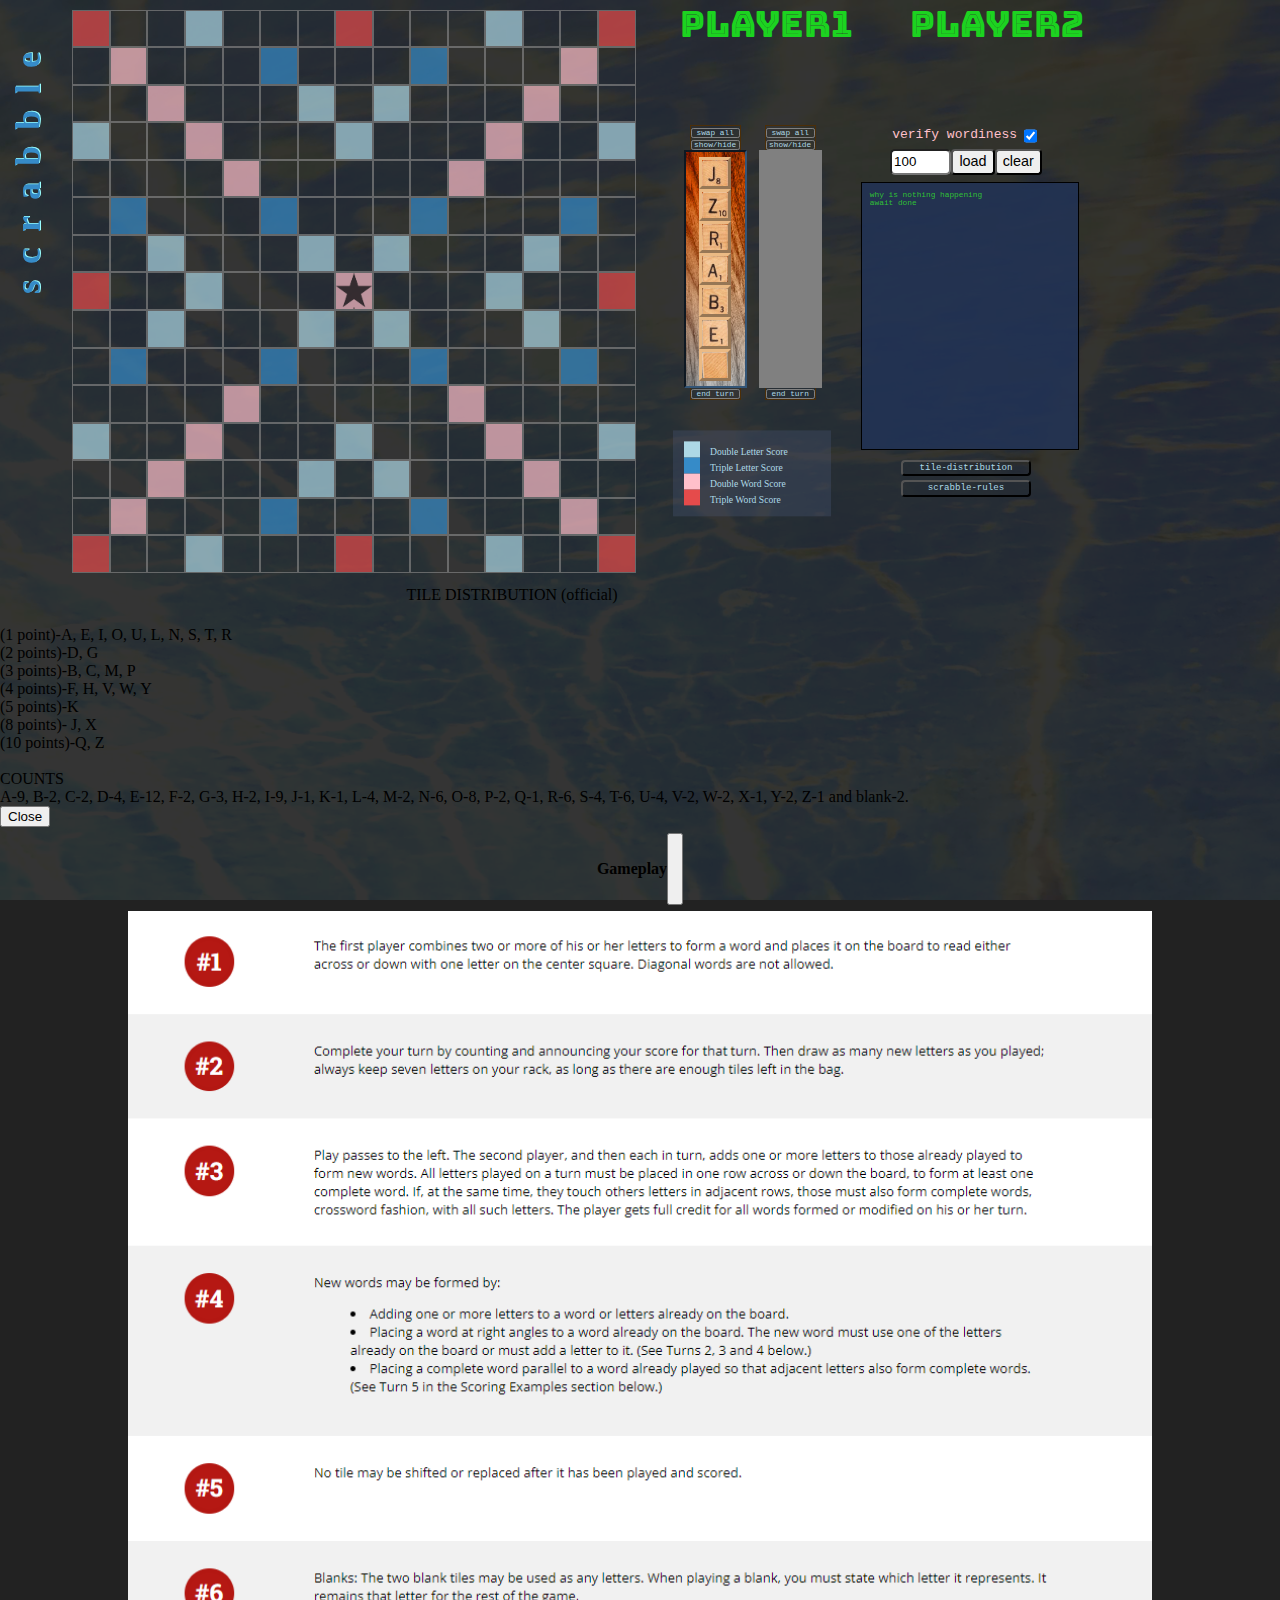
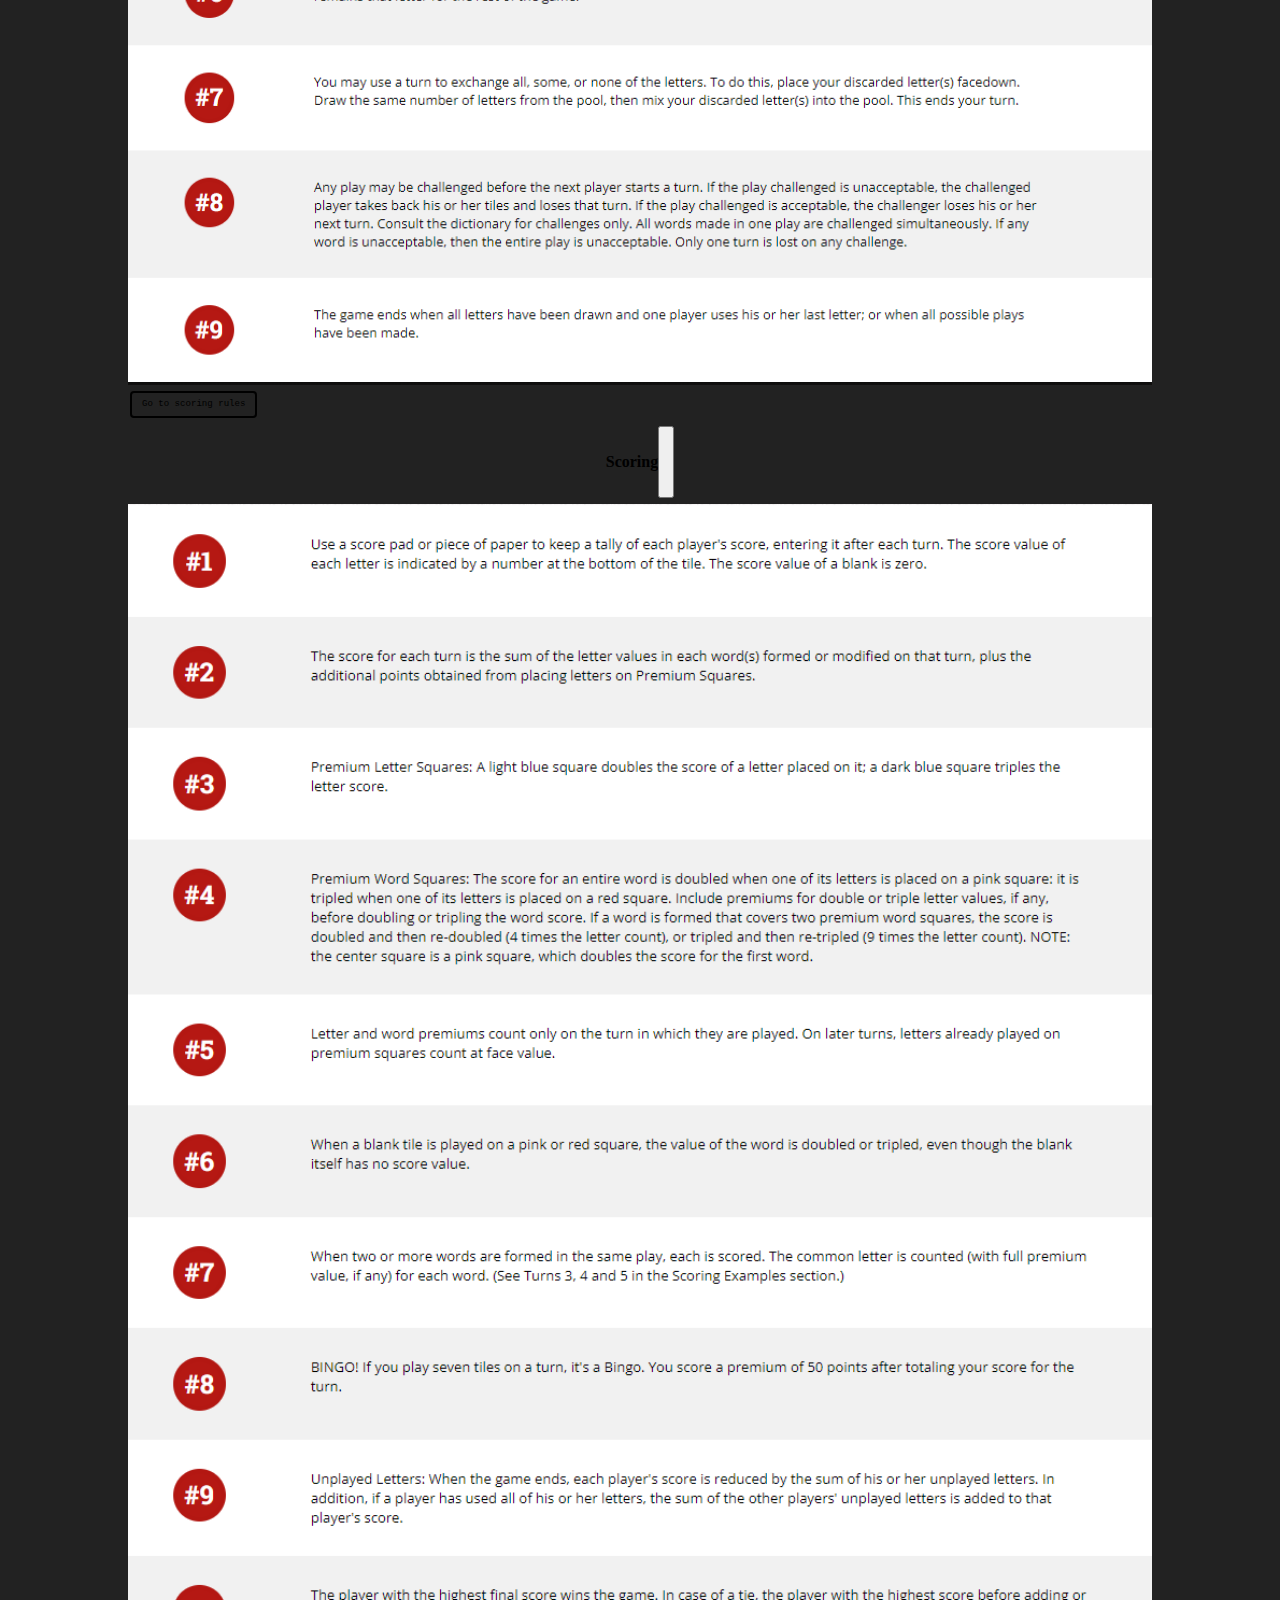
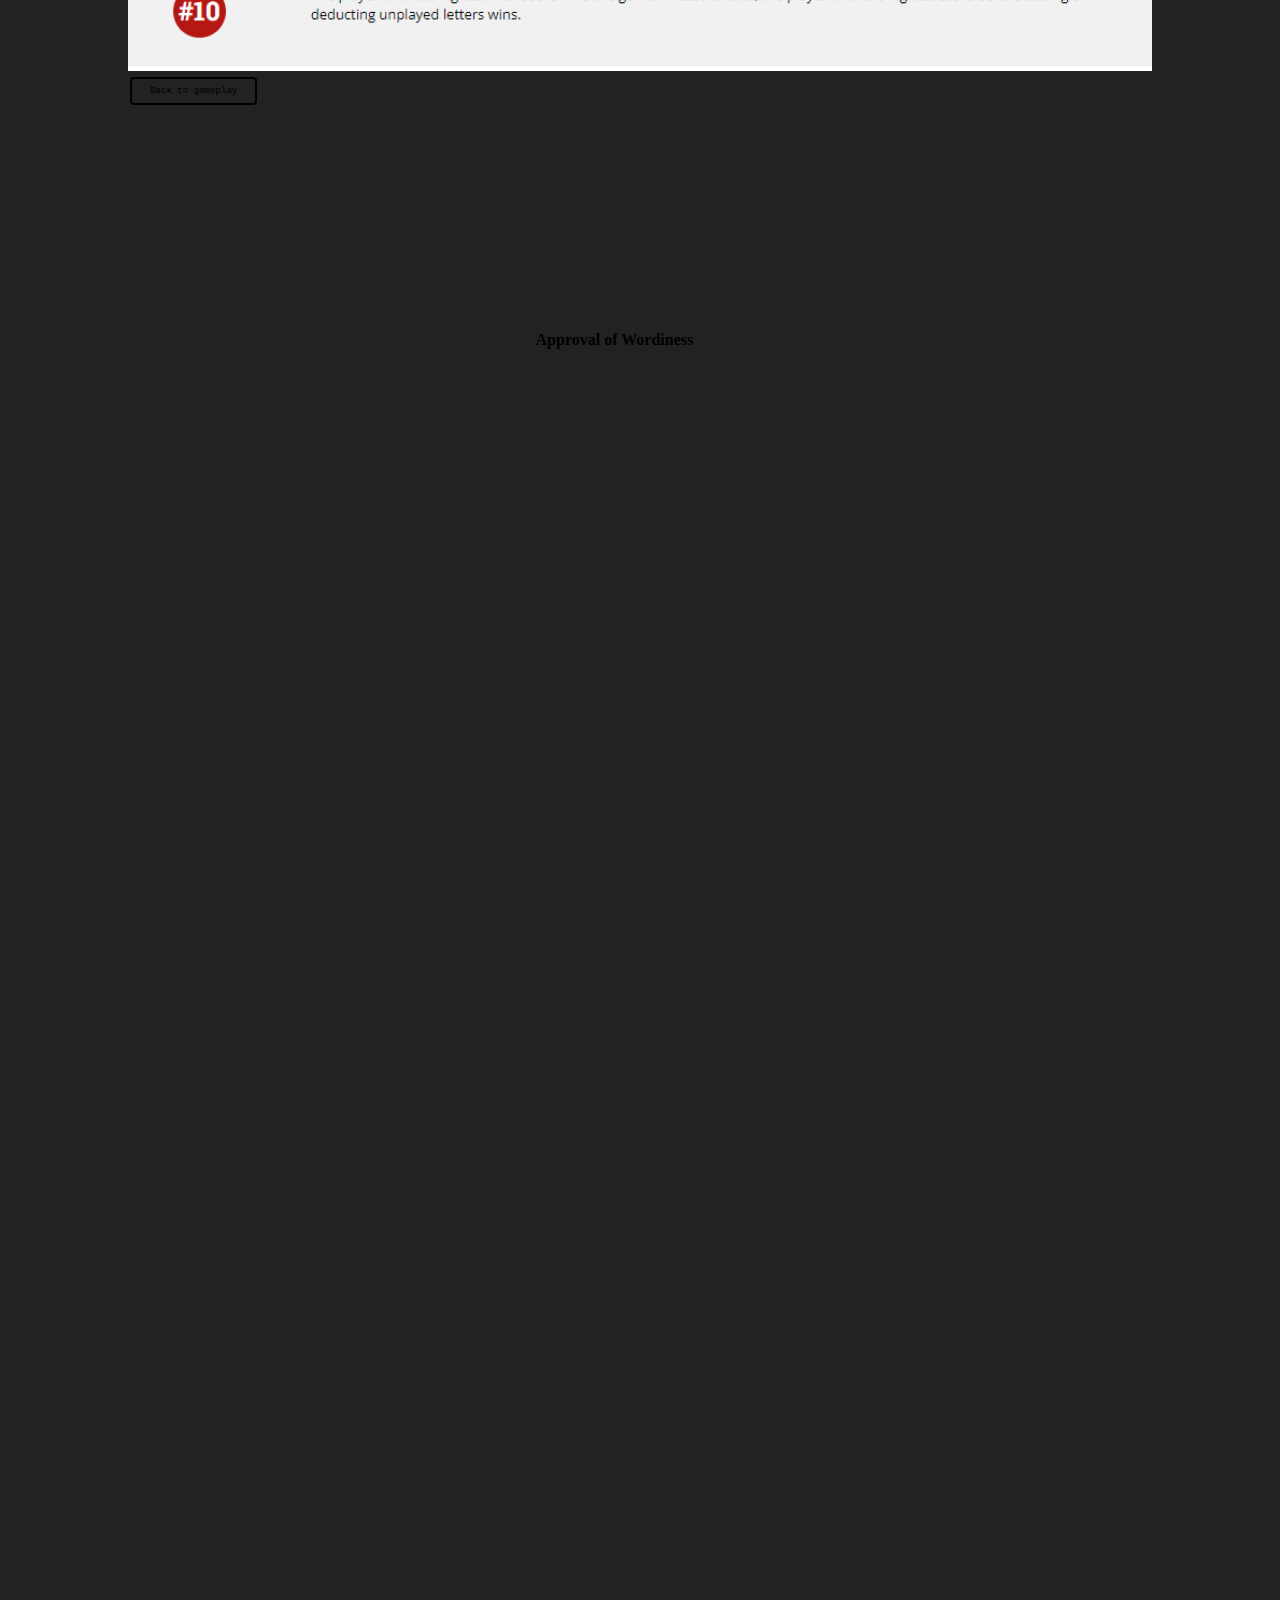
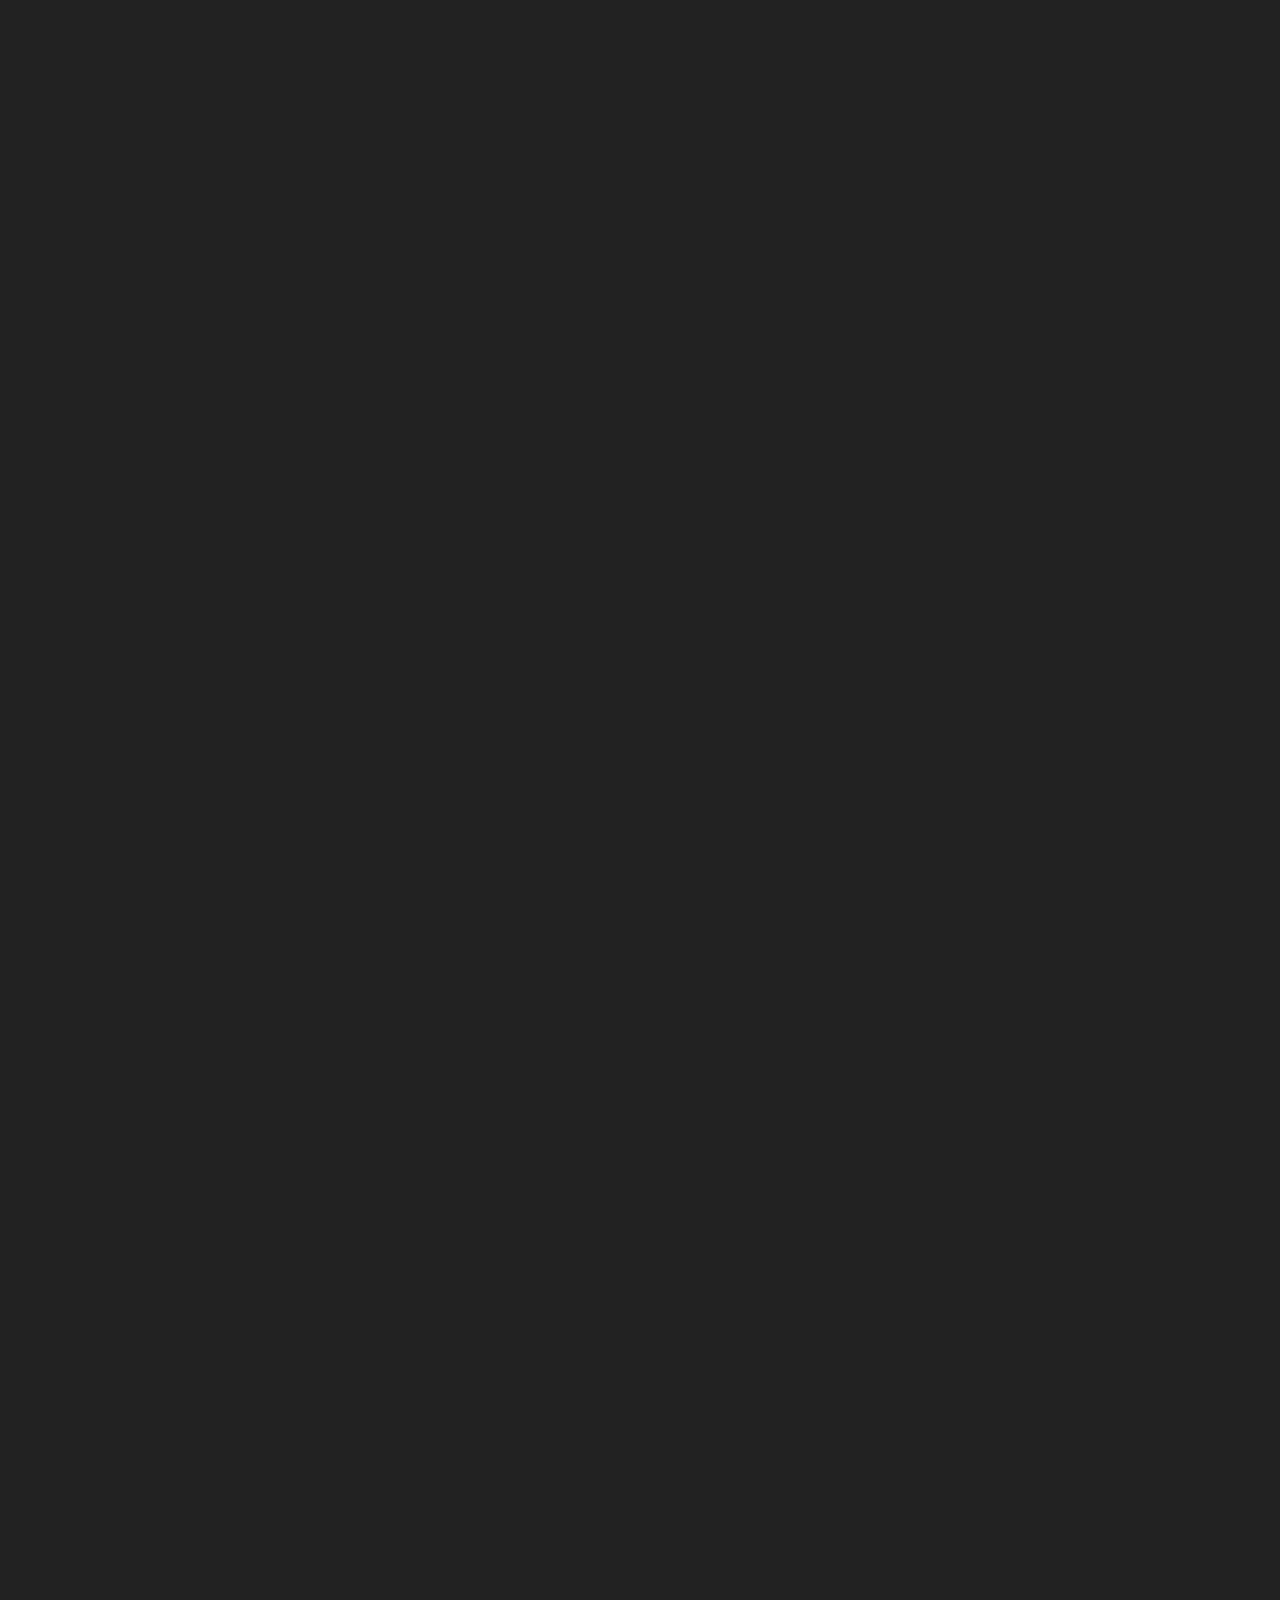
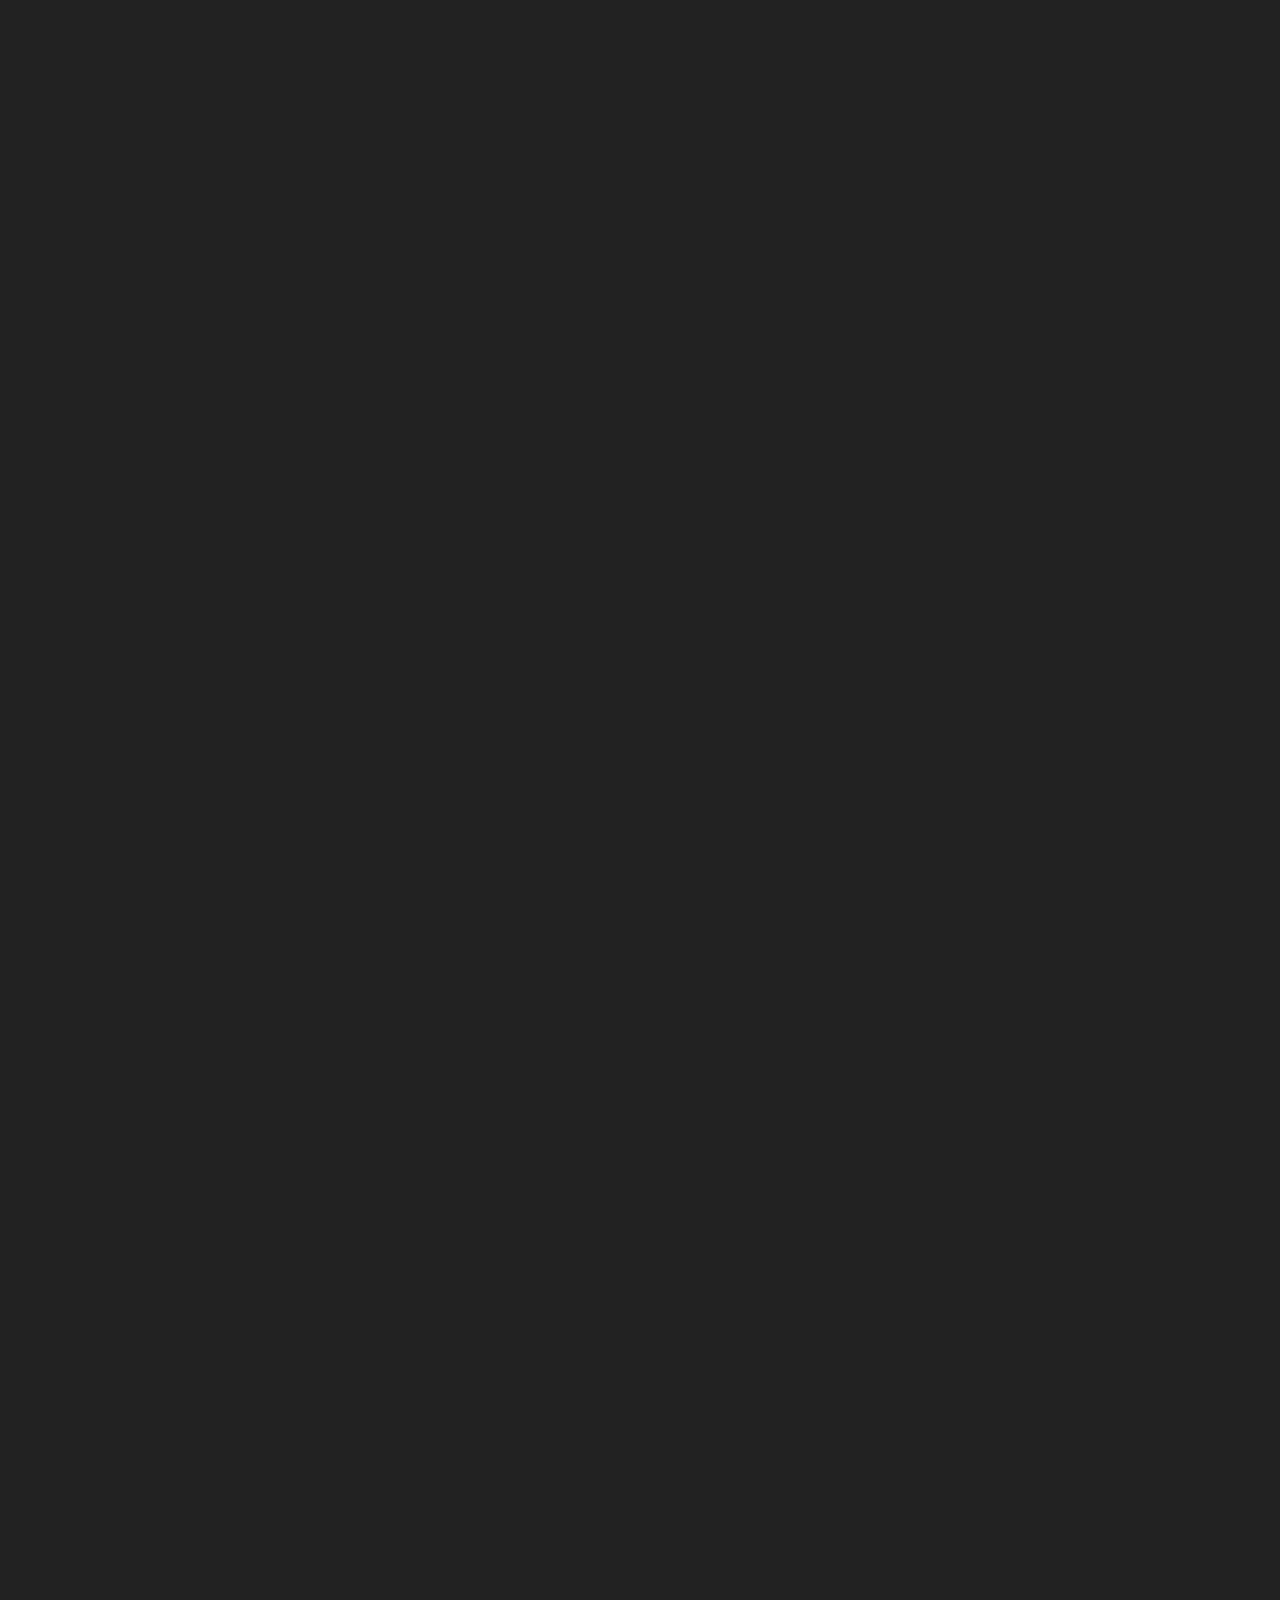
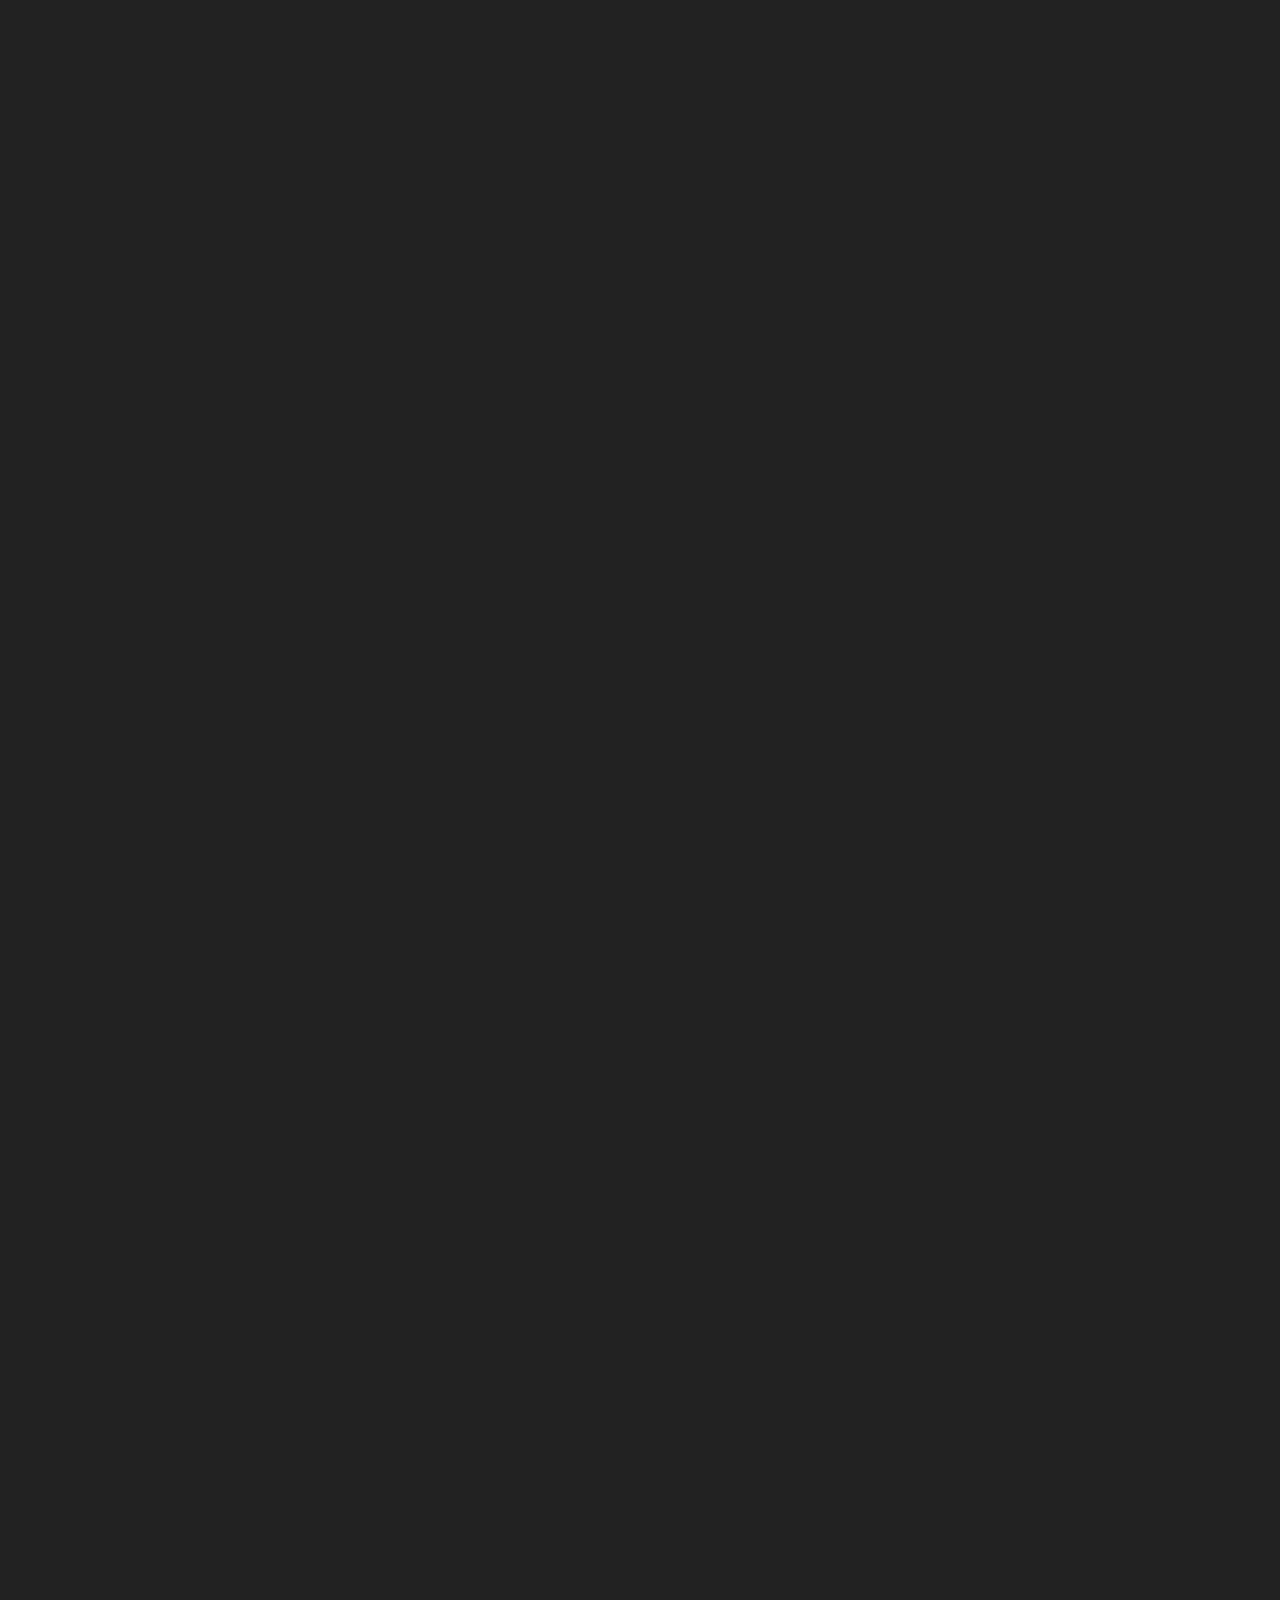
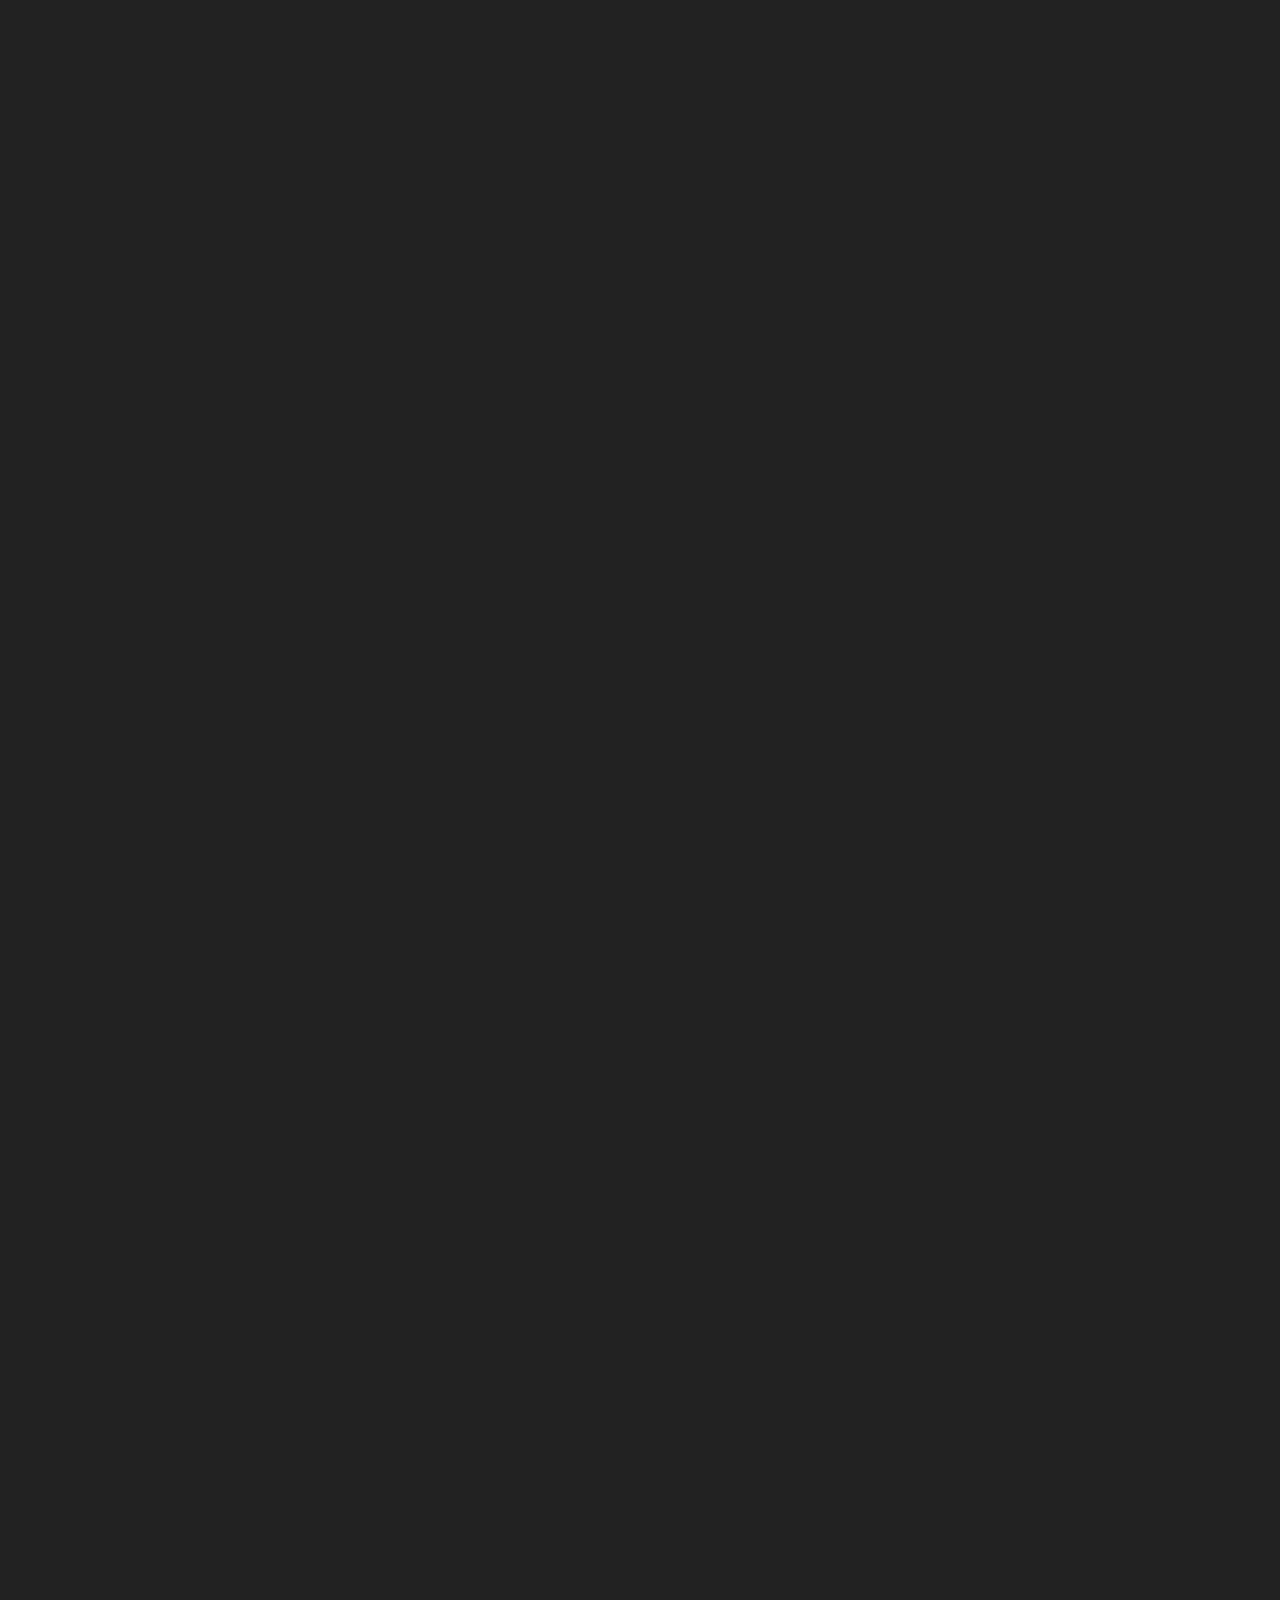
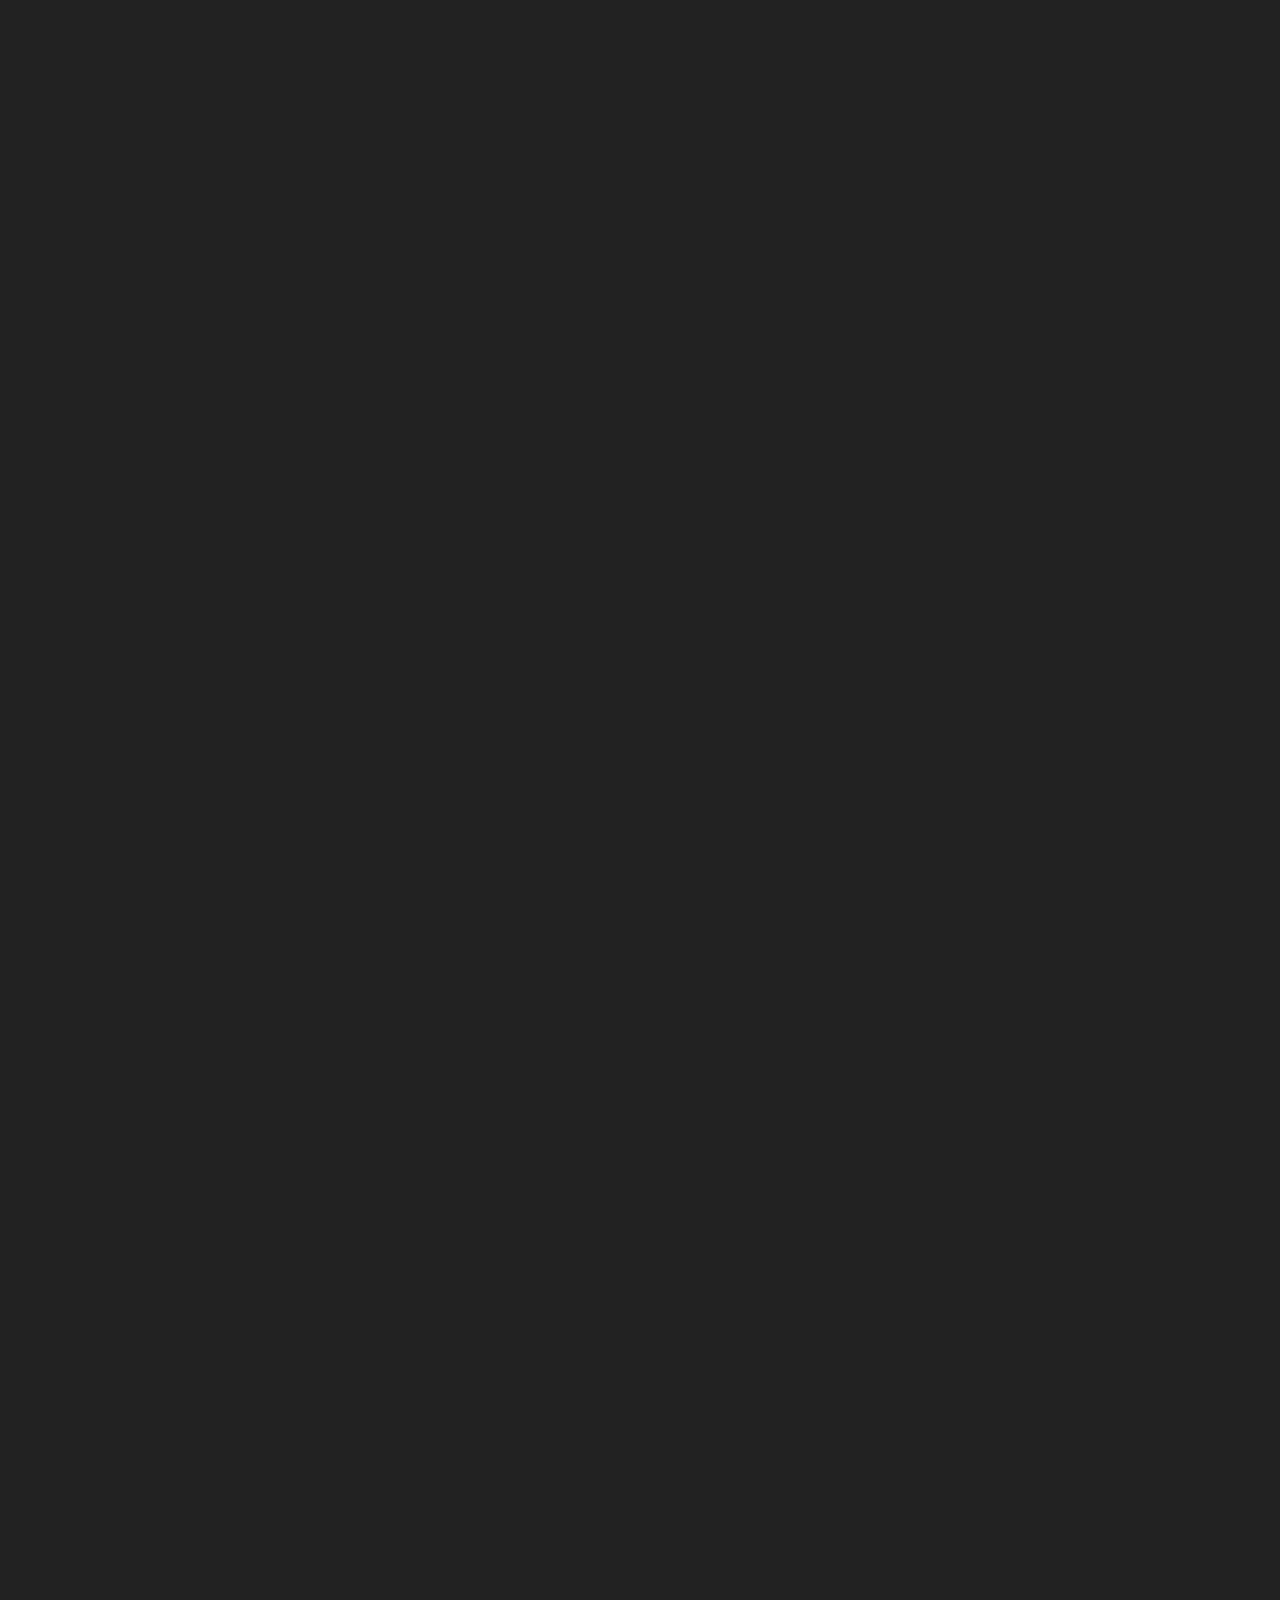
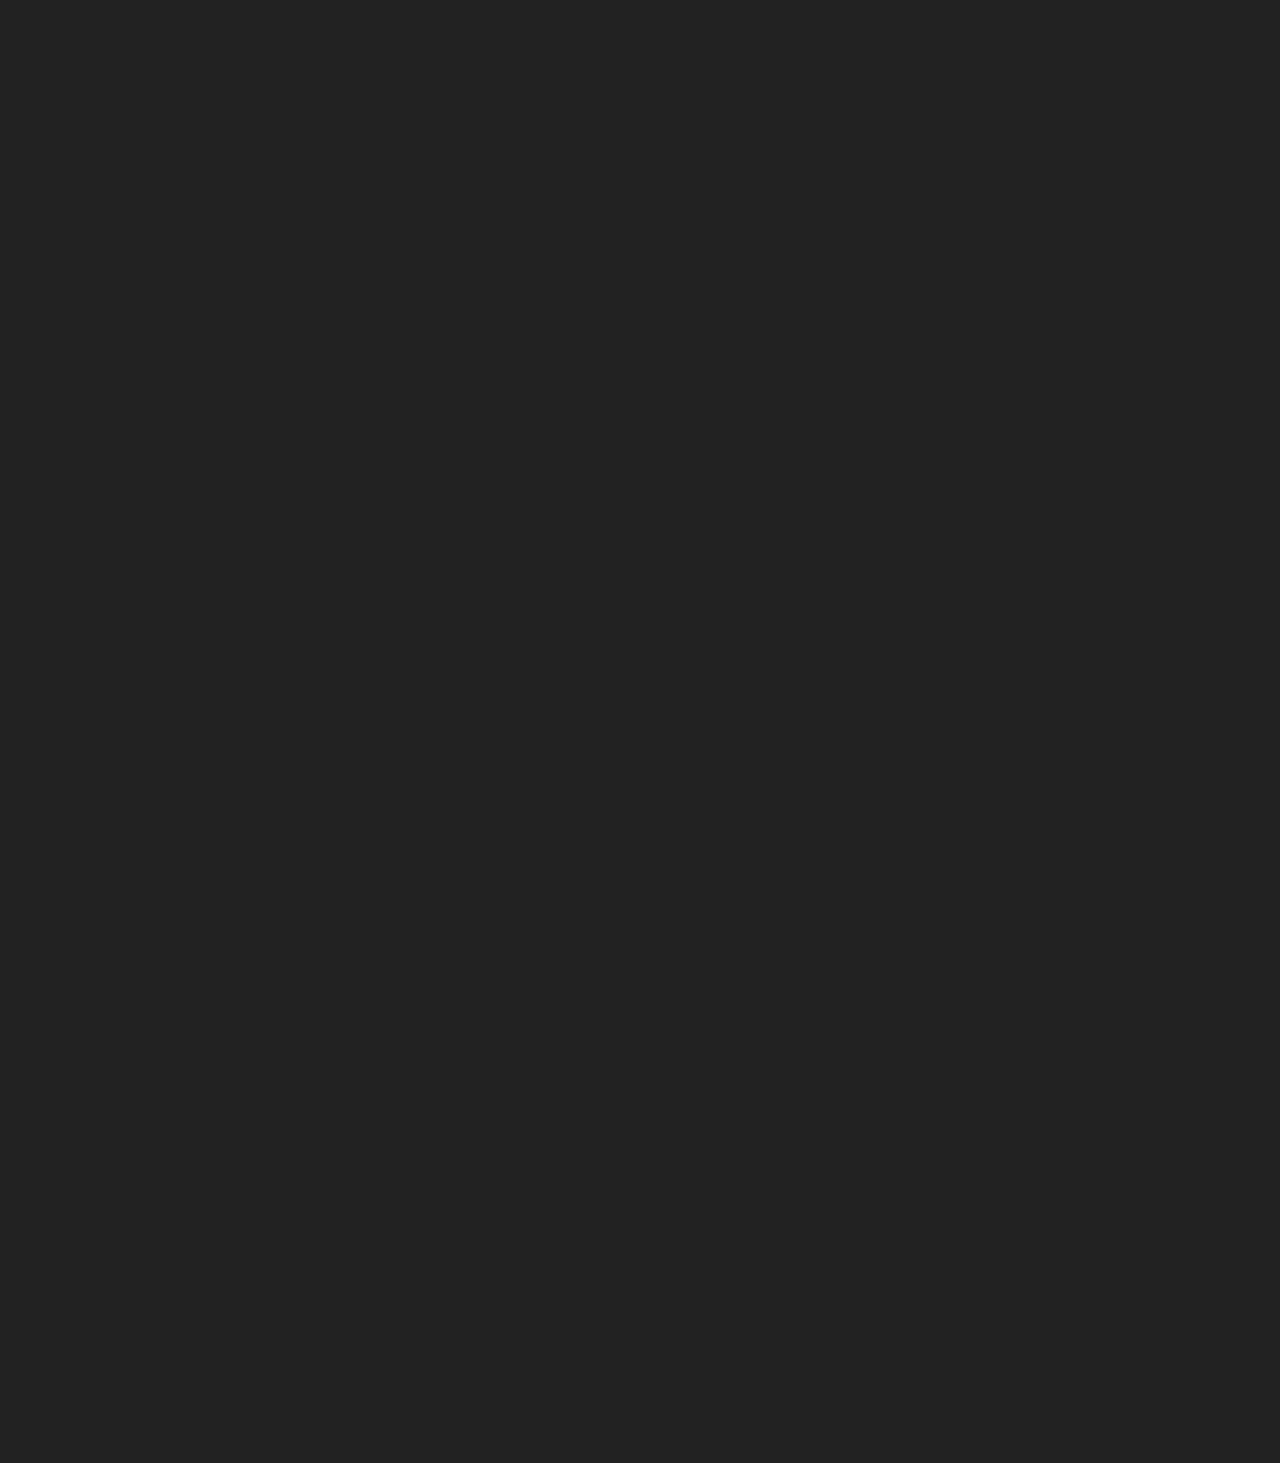
<file: index.html>
<!DOCTYPE html>

<html>
  <head>
    <meta charset="utf-8" />
    <meta http-equiv="X-UA-Compatible" content="IE=edge" />
    <title>scrabble</title>
    <meta name="description" content="" />
    <meta name="viewport" content="width=device-width, initial-scale=1" />
    <link
      href="https://cdn.jsdelivr.net/npm/bootstrap@5.2.0/dist/css/bootstrap.min.css"
      rel="stylesheet"
      integrity="sha384-gH2yIJqKdNHPEq0n4Mqa/HGKIhSkIHeL5AyhkYV8i59U5AR6csBvApHHNl/vI1Bx"
      crossorigin="anonymous"
    />
    <link rel="stylesheet" href="scrabble.css" />
  </head>

  <body>
    <div class="layout-wrapper">
      <!-- ============= BOARD SECTION ========== -->

      <div class="board-section">
        <h1 class="title">scrabble</h1>

        <div class="gameboard-container">
          <div class="spinner-border text-warning" role="status">
            <span class="visually-hidden">Loading...</span>
          </div>
          <div class="gameboard"></div>
        </div>
      </div>

      <!-- ============= DASH SECTION ========== -->
      <div class="dash-section">

        <!-- scoring-section -->
        <div class="scoring-section">
          <div class="scores-subsection">
            <span class="p1-score">PLAYER1</span>
            <span class="p2-score">PLAYER2</span>
          </div>
          <div class="last-play-section">
            <div class="last-play-words">
              <span class="last-word"></span>
              <span class="last-play"></span>
            </div>
            <!-- <div class="spacer"></div> -->
            <div class="last-play-points">
              <span class="last-points"></span>
            </div>
          </div>
        </div>

        <!-- game-container (trays, legend) (leftover name)-->
        <div class="game-container">
          <div class="tray-legend-container">
            <div class="trays-container">
              <div class="p1-tray-container">
                <button class="btn-p btn-p1-swap">swap all</button>
                <button class="btn-p btn-p1-toggle">show/hide</button>
                <div class="player1-tray"></div>
                <button class="btn-p btn-p1-end">end turn</button>
              </div>
              <div class="p2-tray-container">
                <button class="btn-p btn-p2-swap">swap all</button>
                <button class="btn-p btn-p2-toggle">show/hide</button>
                <div class="player2-tray"></div>
                <button class="btn-p btn-p2-end">end turn</button>
              </div>
            </div>

            <div class="legend">
              <div class="color-line">
                <div class="color-swatch tws-color"></div>
                <p class="color-text">Triple Word Score</p>
              </div>

              <div class="color-line">
                <div class="color-swatch dws-color"></div>
                <p class="color-text">Double Word Score</p>
              </div>

              <div class="color-line">
                <div class="color-swatch tls-color"></div>
                <p class="color-text">Triple Letter Score</p>
              </div>

              <div class="color-line">
                <div class="color-swatch dls-color"></div>
                <p class="color-text">Double Letter Score</p>
              </div>
            </div>
            <!-- end of legend -->
          </div>
          <!-- and trays-legend-container-->

          <div class="console-section">
            <div class="wordiness-container">
              <span class="wordiness-label">verify wordiness</span>
              <input type="checkbox" class="chk-wordiness" checked="true" />
            </div>

            <div class="free-words">
              <input
                type="number"
                class="free-word-count"
                max="1000"
                step="5"
                value="100"
                width="50px"
              />
              <button class="btn-free-words">load</button>
              <button class="btn-clear-console">clear</button>
            </div>
            <div class="console"></div>
            <button
              type="button"
              class="btn btn-primary btn-sm btn-mine"
              data-bs-toggle="modal"
              data-bs-target="#modalTilesDistro"
            >
              tile-distribution
            </button>
            <button
              type="button"
              class="btn btn-primary btn-sm btn-mine"
              data-bs-toggle="modal"
              data-bs-target="#modal-gameplay"
            >
              scrabble-rules
            </button>
          </div>
          <!-- end console-section -->
        </div>
        <!-- end of game-container -->
      </div>
      <!-- end of dash-section -->

      <!-- holders -- no display
       -->
      <div class="bag-of-tiles"></div>
      <div class="tiles-images"></div>

      <!-- BOOTSTRAP MODALS -->

      <!-- tiles modal -->
      <div
        class="modal fade"
        id="modalTilesDistro"
        tabindex="-1"
        role="dialog"
        aria-labelledby="exampleModalCenterTitle"
        aria-hidden="true"
      >
        <div class="modal-dialog modal-dialog-centered" role="document">
          <div class="modal-content">
            <div class="modal-header">
              <p class="modal-title" id="exampleModalLongTitle">
                TILE DISTRIBUTION (official)
              </p>
              <!-- <button
                type="button"
                class="close"
                data-dismiss="modal"
                aria-label="Close"
              >
                <span aria-hidden="true">&times;</span>
              </button> -->
            </div>
            <div class="modal-body">
              (1 point)-A, E, I, O, U, L, N, S, T, R
              <br />
              (2 points)-D, G
              <br />
              (3 points)-B, C, M, P
              <br />
              (4 points)-F, H, V, W, Y
              <br />
              (5 points)-K
              <br />
              (8 points)- J, X
              <br />
              (10 points)-Q, Z
              <br />
              <br />
              COUNTS
              <br />
              A-9, B-2, C-2, D-4, E-12, F-2, G-3, H-2, I-9, J-1, K-1, L-4, M-2,
              N-6, O-8, P-2, Q-1, R-6, S-4, T-6, U-4, V-2, W-2, X-1, Y-2, Z-1
              and blank-2.
            </div>
            <div class="modal-footer">
              <button
                type="button"
                class="btn btn-secondary"
                data-bs-dismiss="modal"
              >
                Close
              </button>
            </div>
          </div>
        </div>
      </div>

      <!-- rules modals: toggler -->
      <div
        class="modal fade"
        id="modal-gameplay"
        aria-hidden="true"
        aria-labelledby="exampleModalToggleLabel"
        tabindex="-1"
      >
        <div class="modal-dialog modal-dialog-scrollable">
          <div class="modal-content">
            <div class="modal-header">
              <h5 class="modal-title" id="exampleModalToggleLabel">Gameplay</h5>
              <button
                type="button"
                class="btn-close"
                data-bs-dismiss="modal"
                aria-label="Close"
              ></button>
            </div>
            <div class="modal-body">
              <img src="images/rules-gameplay.png" alt="gameplay png" />
            </div>
            <div class="modal-footer">
              <button
                class="btn btn-primary"
                data-bs-target="#modal-scoring"
                data-bs-toggle="modal"
              >
                Go to scoring rules
              </button>
            </div>
          </div>
        </div>
      </div>
      <div
        class="modal fade"
        id="modal-scoring"
        aria-hidden="true"
        aria-labelledby="exampleModalToggleLabel2"
        tabindex="-1"
      >
        <div class="modal-dialog modal-dialog-scrollable">
          <div class="modal-content">
            <div class="modal-header">
              <h5 class="modal-title" id="exampleModalToggleLabel2">Scoring</h5>
              <button
                type="button"
                class="btn-close"
                data-bs-dismiss="modal"
                aria-label="Close"
              ></button>
            </div>
            <div class="modal-body">
              <img src="images/rules-scoring.png" alt="scoring png" />
            </div>
            <div class="modal-footer">
              <button
                class="btn btn-primary"
                data-bs-target="#modal-gameplay"
                data-bs-toggle="modal"
              >
                Back to gameplay
              </button>
            </div>
          </div>
        </div>
      </div>

      <!-- ============= THE WORDINESS VALIDATION MODAL FORM =========== -->

      <!-- Modal HTML Markup -->
      <div id="wordinessForm" class="modal fade">
        <div class="modal-dialog modal-dialog-scrollable" role="document">
          <div class="modal-content">
            <div class="modal-header">
              <h1 class="modal-title">Approval of Wordiness</h1>
            </div>
            <div class="modal-body"></div>
          </div>
          <!-- /.modal-content -->
        </div>
        <!-- /.modal-dialog -->
      </div>
      <!-- /.modal -->

      <!-- ============= THE WORDINESS VALIDATION MODAL FORM ENDS =========== -->

      <!-- END BOOTSTRAP MODALS -->
    </div>

    <script
      src="https://cdn.jsdelivr.net/npm/bootstrap@5.2.0/dist/js/bootstrap.bundle.min.js"
      integrity="sha384-A3rJD856KowSb7dwlZdYEkO39Gagi7vIsF0jrRAoQmDKKtQBHUuLZ9AsSv4jD4Xa"
      crossorigin="anonymous"
    ></script>
    <script src="./scrabble.js" type="module"></script>
  </body>
</html>
</file>
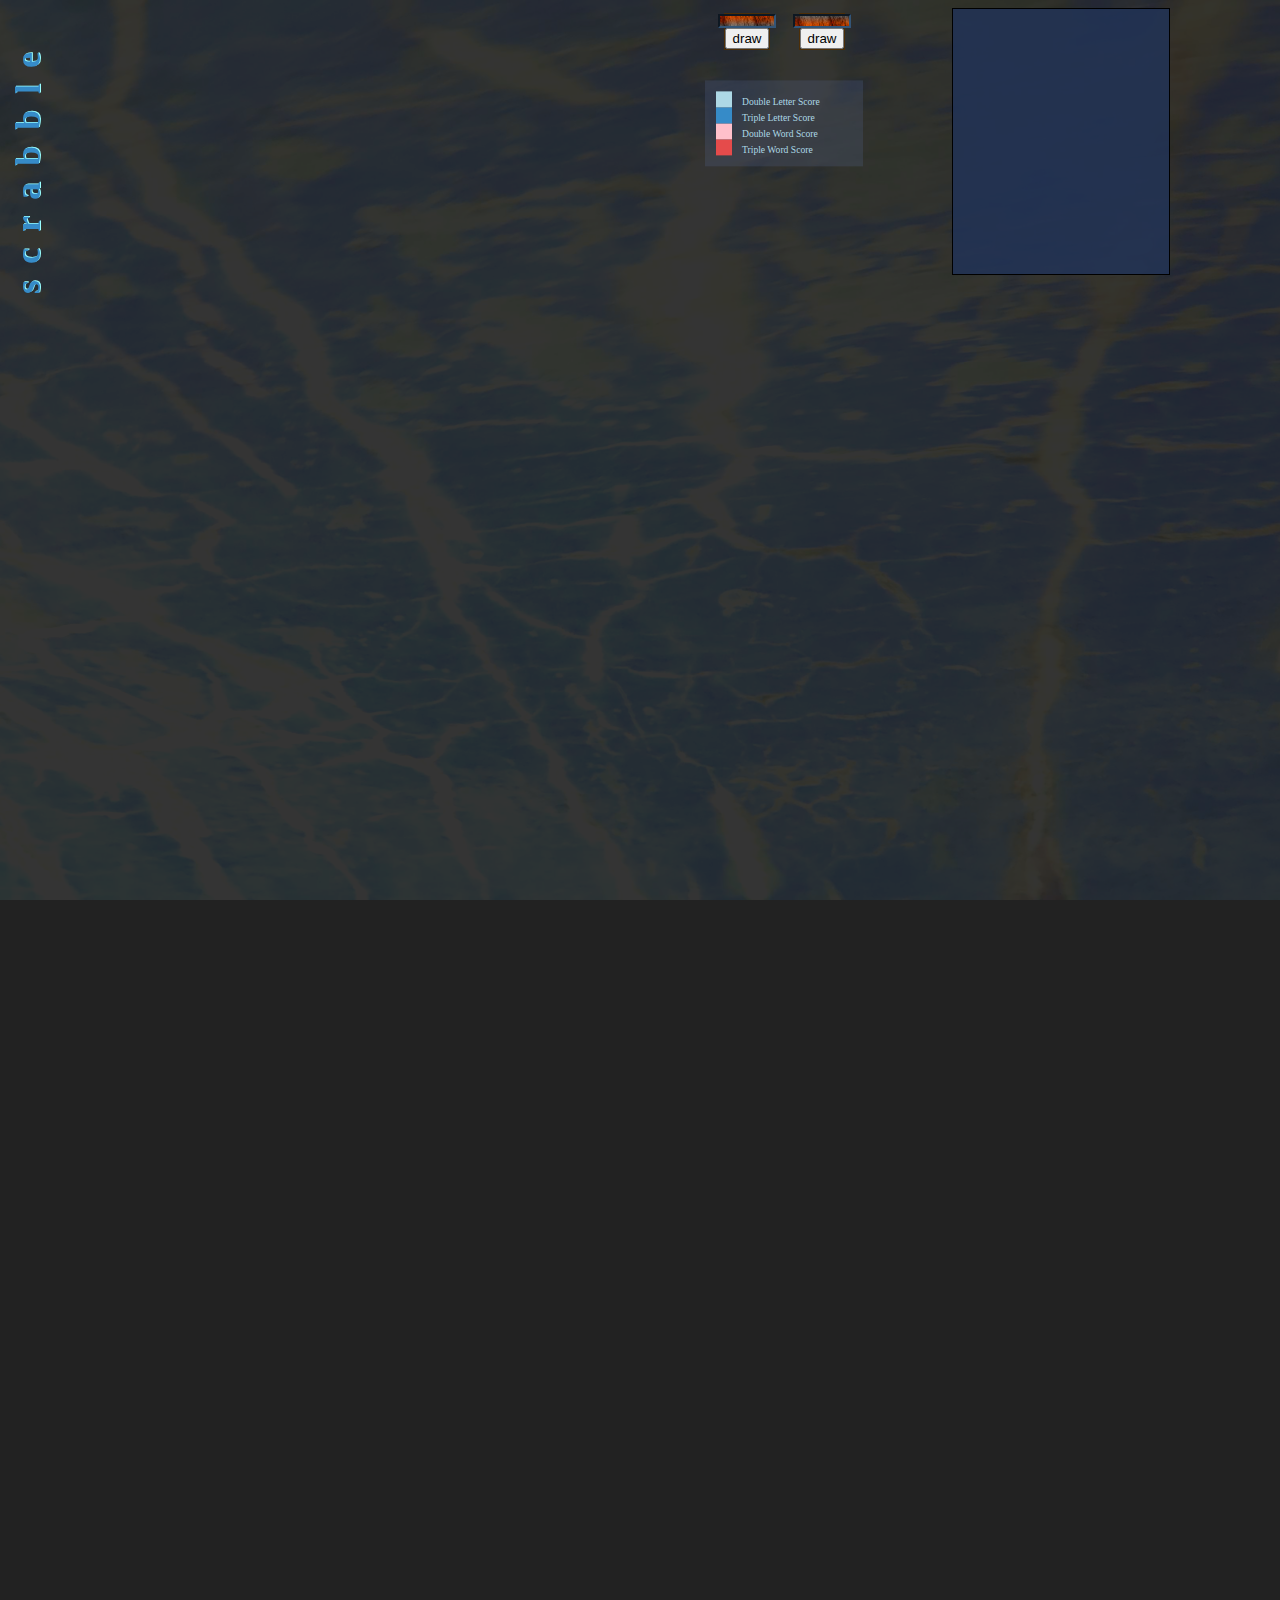
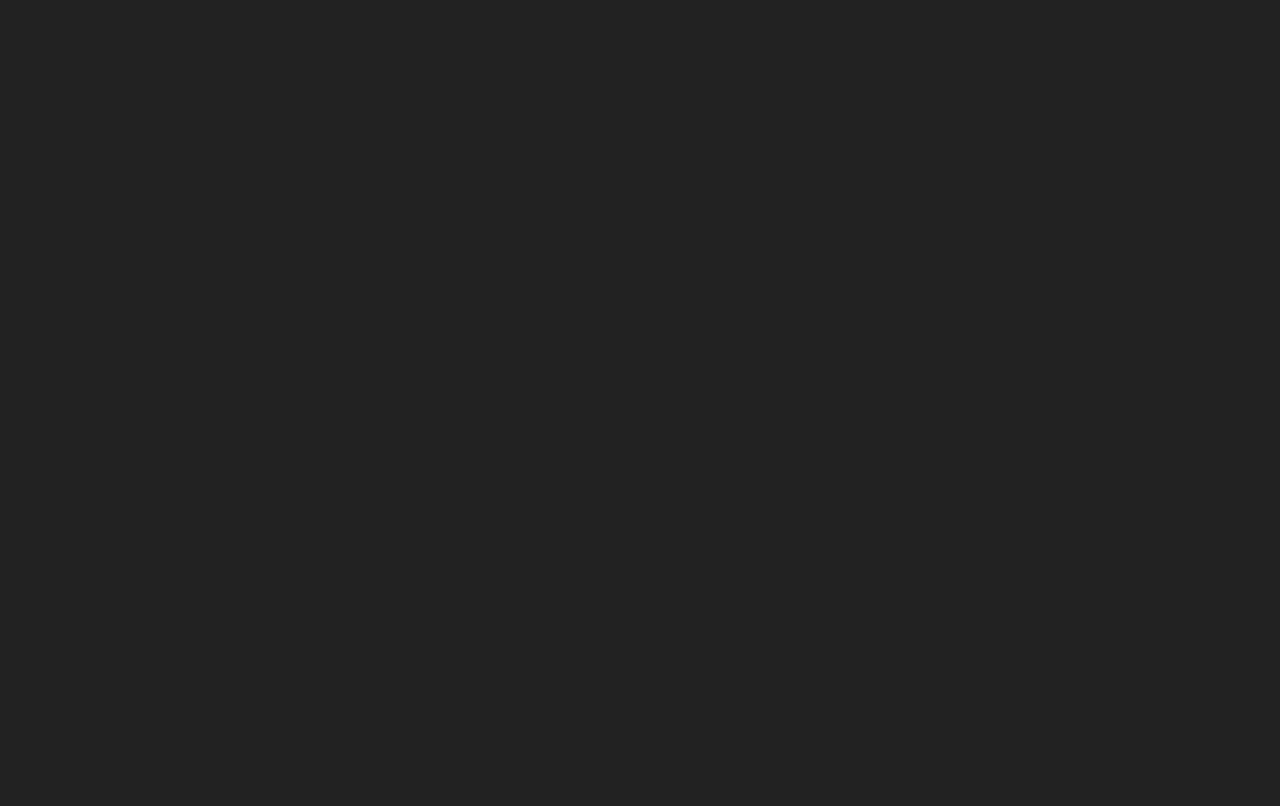
<file: scrabble.html>
<!DOCTYPE html>

<html>
  <head>
    <meta charset="utf-8" />
    <meta http-equiv="X-UA-Compatible" content="IE=edge" />
    <title>scrabble</title>
    <meta name="description" content="" />
    <meta name="viewport" content="width=device-width, initial-scale=1" />
    <!-- <link
      href="https://cdn.jsdelivr.net/npm/bootstrap@5.2.0/dist/css/bootstrap.min.css"
      rel="stylesheet"
      integrity="sha384-gH2yIJqKdNHPEq0n4Mqa/HGKIhSkIHeL5AyhkYV8i59U5AR6csBvApHHNl/vI1Bx"
      crossorigin="anonymous"
    /> -->
    <link rel="stylesheet" href="scrabble.css" />
  </head>

  <body>
    <div class="layout-wrapper">
      <h1 class="title">scrabble</h1>

      <!-- game-container (trays, legend, gameboard) -->
      <div class="gameboard"></div>
      <div class="game-container">
        <div class="tray-legend-container">
          <div class="trays-container">
            <div class="p1-tray-container">
              <div class="player1-tray"></div>
              <button class="btn-p1-draw">draw</button>
            </div>
            <div class="p2-tray-container">
              <div class="player2-tray"></div>
              <button class="btn-p2-draw">draw</button>
            </div>
          </div>

          <div class="legend">
            <div class="color-line">
              <div class="color-swatch tws-color"></div>
              <p class="color-text">Triple Word Score</p>
            </div>

            <div class="color-line">
              <div class="color-swatch dws-color"></div>
              <p class="color-text">Double Word Score</p>
            </div>

            <div class="color-line">
              <div class="color-swatch tls-color"></div>
              <p class="color-text">Triple Letter Score</p>
            </div>

            <div class="color-line">
              <div class="color-swatch dls-color"></div>
              <p class="color-text">Double Letter Score</p>
            </div>
          </div>
          <!-- end of legend -->
        </div>
      </div>
      <!-- end of game-container -->

      <div class="console"></div>

      <!-- holders -- no display
       -->
      <div class="bag-of-tiles"></div>
      <div class="tiles-images"></div>
    </div>

    <!-- <script
      src="https://cdn.jsdelivr.net/npm/bootstrap@5.2.0/dist/js/bootstrap.bundle.min.js"
      integrity="sha384-A3rJD856KowSb7dwlZdYEkO39Gagi7vIsF0jrRAoQmDKKtQBHUuLZ9AsSv4jD4Xa"
      crossorigin="anonymous"
    ></script> -->
    <script src="./scrabble.js" type="module" defer></script>
  </body>
</html>
</file>
<file: scrabble.css>
@import url('https://fonts.googleapis.com/css2?family=Bungee+Inline&display=swap');

:root {
  --square-width: calc(50vw / 18);

  /* luxury style */
  /* --dws-color: #2fd60d88;
  --tws-color: #b66361;
  --tls-color: #526387;
  --dls-color: #adc4d2; */


  /* --square-color: #a33f3466; */

  --dws-color: pink;
  --tws-color: #e54b4b;
  --tls-color: #368bc8;
  --dls-color: lightblue;
  /* --square-color: rgba(210, 180, 140, 0.751); */
}

body {
  margin: 0;
  position: relative;
  background: linear-gradient(rgba(205, 134, 63, 0.694), rgb(28, 211, 32));
  background: #222;

  /* background: url("./images/20210419_092919.jpg") no-repeat center center fixed;
  filter: hue-rotate(150deg) saturate(300%) contrast(200%); 
  opacity: .08;
  -webkit-background-size: cover;
  -moz-background-size: cover;
  -o-background-size: cover;
   background-size: cover; */
}

/* https://css-tricks.com/apply-a-filter-to-a-background-image/ */
body::before {
  content: "";
  position: absolute;
  top: 0;
  left: 0;
  width: 100%;
  height: 400%;
  /* background-color: rgb(158, 61, 187);
  background-image: linear-gradient(60deg,#333,#00b1fe88 555%), url('./images/wood-grain1.jpg'); 
  background-blend-mode: difference;
  */
  /* background-image: url('./images/20210419_153423.jpg'); */
  background: url("./images/20210419_092919.jpg") no-repeat center center fixed;
  filter: hue-rotate(150deg) saturate(300%) contrast(200%); 
  opacity: .08;
  -webkit-background-size: cover;
  -moz-background-size: cover;
  -o-background-size: cover;
   background-size: cover;
  /* background-position: center; */ 

  font-family: monospace;
}



.btn-primary {
  background-color: var(--square-color);
  color: var(--dls-color);
  font-family: monospace;
  font-size: .9em;
  width: 130px;
  height: 2em;
  line-height: 1em;
  margin: 2px;

  height: 1.8em;
  line-height: .9em;
  font-size: .7em;
  border-radius: 4px;
}
.btn-primary:hover {
  background-color: var(--dws-color);
  color: var(--tws-color);
}
/* @media screen and ( min-width : 1081px ) {
  :root {
    --square-width: calc(50vw / 12);
  }
}
   */


   /* 🔸🔸🔸🔸🔸🔸🔸 */
/* #region MAJOR CONTAINERS SECTION */

.layout-wrapper {
  position: relative;
  /* display: grid;
  grid-template-columns: 1fr 2fr 4fr 2fr;
  grid-template-rows: repeat(16, calc(100vh / 16)); */

  display: flex;
  flex-wrap: wrap;
  width: 98vw;
  margin: 0 0 0 0;
}


.board-section {
  display: flex;
  justify-content: flex-start;
  /* border: solid white; */
}

.dash-section {
  display: grid;
  grid-template-columns: 1fr;
  grid-template-rows: 1fr 4fr;
  width: 36vw;
  width: fit-content;
  /* border: 2px solid fuchsia; */
}

.scoring-section {
  display: flex;
  flex-direction: column;
  align-items: center;
  width: 36vw;
  height: fit-content;
  /* border: 3px solid red; */
}

.game-container {
  display: flex;
  /* width: fit-content; */
  /* width: 95%; */
  /* flex-wrap: wrap; */
  align-items: flex-start;
  justify-content: flex-start;
  /* border: 3px solid #9ff; */
  margin: 0 auto;
}





/* 💠💠💠💠💠💠💠 */
/* #region GAMEBOARD SECTION */
.gameboard-container {
  display: flex;
  flex-direction: column;
  align-items: center;
  margin: 0 1em;
  width: 44vw;
  height: 44vw;
  min-width: 390px;
  min-height: 390px;
  /* border: 2px solid deeppink; */
}

.gameboard {
  /* grid-area: 1/3/ 8/4; */
  display: flex;
  justify-content: center;
  display: grid;
  grid-template-columns: repeat(15, 1fr);
  /* width: calc(var(--square-width) * 15.5);
  height: calc(var(--square-width) * 15.5); */
  width: 42vw;
  height: 42vw;
  min-width: 410px;
  min-height: 410px;
  margin: .2em 0 3em 0;
  padding: .4em;
  flex-wrap: wrap;
  /* border: 2px inset #677; */
  /* border: .3px inset #6666; */
  /* box-shadow: -2px -2px 5px 5px #9458,
  2px 2px 5px 5px #9458; */
}


 .gameboard.loading {
  display: none;
}

.gameboard div {
  width: var(--square-width);
  height: var(--square-width);
  border: solid gray;
  border-width: .1px;
}

.gameboard div:hover {
  opacity: 1;
}

.spinner-border {
  display: none;
  /* position: absolute; */
  /* top: 50vh;
  left: 50vw; */
  top: 50%;
  left: 50%;
  
}
.gameboard-container.loading .spinner-border {
  display: block;
}

/* #endregion */



/* ♾️♾️♾️♾️♾️ */
/* #region console-section SECTION (misleading name) */
.console-section {
  /* grid-area: 2/4/ 7/5; */
  /* align-self: center; */
  position: relative;
  top: -10px;
  font-family: monospace;
  display: flex;
  flex-direction: column;
  justify-content: flex-start;
  align-items: center;
  /* width: 100%; */
  height: calc(25vw * .9);
  height: fit-content;
  padding: 0;
  margin: 20px 2vw;
  /* border: 3px solid yellow; */
}

.console {
  width: 200px;
  height: 250px;
  margin: 1em auto 1em 1em;
  padding: 1em;
  background-color: #235d;
  color: #32cd32ee;
  font-family: monospace;
  font-size: .6em;
  scrollbar-base-color: #333;
  scrollbar-color: #999;
  overflow-y: auto;
  border: .5px solid black;
}

/* #endregion */


/* ♾️♾️♾️♾️♾️ */
/* #region TRAYS SECTION  */
.tray-legend-container {
  display: flex;
  flex-direction: column;
  justify-content: center;
  margin: 0 0 0 2vmin;
  /* border: 3px solid lime; */
}

.trays-container {
  position: relative;
  top: 0px;
  display: flex;
  align-self: flex-end;
  justify-content: space-around;
  width: 150px;
}

/* #endregion */




/* ♾️♾️♾️♾️♾️ */
/* #region SCORING SECTION  */
.scores-subsection {
  display: flex;
  /* justify-content: space-between; */
  justify-content: space-around;
  width: fit-content;
  width: 36vw;
  /* border: 2px solid yellow; */
}
.p1-score, .p2-score {
  display: inline-block;
  color:rgb(28, 211, 32);
  font-size: 4vmin;
  font-family: 'Bungee Inline', cursive;
  /* margin: 0 5em 0 .5em; */
  width: fit-content;
  /* border: 1px solid rgb(129, 129, 243); */
}
/* .p2-score {
  position: relative;
  left: -70px;
} */

.last-play-section {
  display: grid;
  grid-template-columns: 1fr 1fr;
  justify-content: center;
  width: 90%;
  padding-left: 1em;
  /* border: 2px solid blue; */
}

.last-play-words {
  display: flex;
  flex-direction: column;
}
.last-word {
  display: block;
  color:rgb(228, 111, 32);
  font-size: 1.9vmin;
  font-family: 'Bungee Inline', cursive;
}
.last-play {
  display: block;
  font-size: 1.6vmin;
  font-family: 'Bungee Inline', cursive;
  color:var(--tls-color)
}

.last-play-points {
  display: flex;
  flex-direction: column;
}
.last-points {
  display: block;
  font-size: 14px;
  font-family: 'Bungee Inline', cursive;
  color:var(--tls-color);
  margin: .3em 0 0 4em;
}

/* #endregion */



.title {
  /* grid-area: 2/1/ 16/2; */
  display: block;
  /* user-select: none > prevents a bug where dragging causes other div's text to select and prevents drag */
  user-select: none;
  width: fit-content;
  height: fit-content;
  text-align: right;
  /* background-color: #3336; */
  color: var(--tls-color);
  text-shadow: .7px .5px #9ff;
  margin: 0;
  padding: 1em .2em;

  /* clamp(minimum, preferred, maximum); */
  font-size: clamp(1rem, 2.5em, 4.5rem);
  font-size: 4vmin;

  writing-mode: vertical-rl;
  letter-spacing: 1pc;
  transform: rotate(180deg);
  /* border: 4px solid #9ff; */
}


.legend {
  /* grid-area: 1/2/ 4/3; */
  position: relative;
  top: -6px;
  user-select: none;
  display: flex;
  justify-content: space-around;
  width: fit-content;
  height: 8.5em;
  padding: .7em .7em;
  margin: 0 auto;
  background-color: #52638744;
  transform: rotate(-90deg);
  /* border: 1px solid whitesmoke; */
}



.scores {
  display: flex;
  justify-content: space-around;
  width: 100%;
  margin: 0;
}
.score {
  display: flex;
  flex-direction: column;
  margin: 0;
}
.score-label {
  color: white;
}


/* .console {
  width: 90%;
  height: 250px;
  margin: 0 auto;
  padding: 1em;
  background-color: #235d;
  color: #32cd32ee;
  font-family: monospace;
  font-size: .6em;
  scrollbar-base-color: #333;
  scrollbar-color: #999;
  overflow-y: auto;
  border: .5px solid black;
}
 */





.wordiness-container {
  display: flex;
  align-items: center;
}
.wordiness-label {
  color: var(--dws-color);
  margin-bottom: .2em;
}
.chk-wordiness {
  height: 1.5em;
  margin-left: .5em;
}

.free-words{
  display: flex;
  align-items: center;
  margin: 0;
}
.free-word-count {
  height: 1.5em;
  width: 4em;
  border-radius: 5px;
}
.btn-free-words, .btn-clear-console {
  height: 1.8em;
  line-height: .9em;
  font-size: .9em;
  border-radius: 4px;
}

/* #endregion END MAJOR CONTAINERS SECTION */

/*  */


/* trays */


.p1-tray-container,
.p2-tray-container {
  display: flex;
  flex-direction: column;
  align-items: center;
  border: .3px ridge rgb(76, 46, 7);
  margin-top: .8em;
}

.player1-tray,
.player2-tray {
  display: flex;
  flex-direction: column;
  justify-content: flex-start;
  align-items: center;
  /* position: absolute;
  top: 37vh;
  left: 12vw; */
  /* min-width: 45px; */
  width: 100%;
  /* min-height: calc(100vh / 3); */
  /* min-height: 225px; */
  /* min-height: 41.67vh; */
  /* height: 20.38vw; */
  /* max-height: calc(100vh / 2.2); */
  border: 2.2px inset #357;
  /* box-shadow:
    0 0 0 10px hsl(0, 0%, 80%),
    0 0 0 15px hsl(0, 0%, 90%); */
  padding: 5px;
  background-image: linear-gradient(deeppink, black), url('./images/wood-grain-bg.jpg');
  background-size: cover;
  background-blend-mode: saturation;
  /* border: 3px solid #9ff; */
}

.player2-tray {
  background-image: linear-gradient(black, deeppink), url('./images/wood-grain-bg.jpg');
}

.btn-p  {
  /* prevent hightlighting of button text */
  user-select: none;
  margin-top: .2em;
  background-color: var(--square-color);
  color: var(--dls-color);
  border: .2px solid gray;
  border-radius: 2.2px;
  font-family: monospace;
  font-size: .6em;
  font-weight: normal;
  width: 100%;
  padding: 0 .3em;
}
.btn-p:hover {
  background-color: var(--dls-color);
  color: var(--tws-color);
}





.div {
  border: solid green;
  /* background-color: #ffe4c4dd; */
  background-color: var(--square-color);
}

.tws-div {
  background-color: var(--tws-color);
  border: solid blueviolet;
}

.dws-div {
  background-color: var(--dws-color);
}

.tls-div {
  background-color: var(--tls-color);
}

.dls-div {
  background-color: var(--dls-color);
}

.square.over {
  /* border: 2px dashed blue; */
  transform: scale(130%);
  filter: saturate(250%);
}

.square {
  width: 2.8vw;
  height: 2.8vw;
  min-width: 26px;
  min-height: 26px;
  opacity: .7;

}

.tile {
  z-index: 100;
  /* height: calc(var(--square-width));
  width: calc(var(--square-width)); */
  min-width: 26px;
  min-height: 26px;
  background-size: cover;
  background-repeat: no-repeat;
  border: outset #ebba84;
}


.bag-of-tiles,
.tiles-images {
  display: none;
}



/* legend contents */
.color-line {
  display: flex;
  flex-direction: column;
  justify-content: flex-start;
  height: 220px;

  border-bottom: .2px ghostwhite;
  margin: 0 0 1.5em 0;
}

.color-swatch {
  height: 16px;
  width: 16px;
}

.color-text {
  display: block;
  /* text-orientation: upright; */
  writing-mode: vertical-lr;
  font-size: .6em;
  /* text-combine-upright: 6; */
  margin: 1em 0 0 0;
  /* height: 20px; */
  /* line-height: var(--square-width); */
  color: var(--dls-color);
}

.tws-color {
  background-color: var(--tws-color);
}

.dws-color {
  background-color: var(--dws-color);
}

.tls-color {
  background-color: var(--tls-color);
}

.dls-color {
  background-color: var(--dls-color);
}


/* MODALS */



.modal-dialog-scrollable{
  width: 90vw;
  margin-left: 10vw;
}
.modal-content {
  width: 80vw;
}

.modal-dialog-scrollable img {
  width: 100%;
}
.modal-dialog-scrollable .btn-primary {
  background-color: #368bc800;
  border: 2px solid black;
  color: black;
  height: 3em;
  width: 14em;
}
.modal-dialog-scrollable .btn-primary:hover {
  background-color: #368bc888;
  border: 2px solid black;
  color: black;
  height: 3em;
  width: 14em;
}

.modal-header {
  display: flex;
  justify-content: center;
  padding: .4em;
  text-align: center;
}

.modal-title {
  font-size: 16px;
  text-align: center;
}


#wordinessForm .modal-dialog {
  width: 3vw;
  margin-left: 33vw;
  margin-top: 23vh;
}
#wordinessForm .modal-content {
  width: 30vw;
}

.weird-word {
  margin-right: 4em;
}
.weird-check {
  position: relative;
  left: 100px;
  padding-left: 6em;
}
.weird-div h2 {
  font-size: 14px;
}









@media screen and (max-width: 755px) {
  /* gameboard breaks below this */
}


/* @media (min-width: 1081px) {
  .tile, .gameboard div {
    height: calc(var(--square-width) + 4px);
    width: calc(var(--square-width) + 4px);
  }

  .gameboard {
    width: calc(var(--square-width) * 16.8);
  }
} */
</file>
